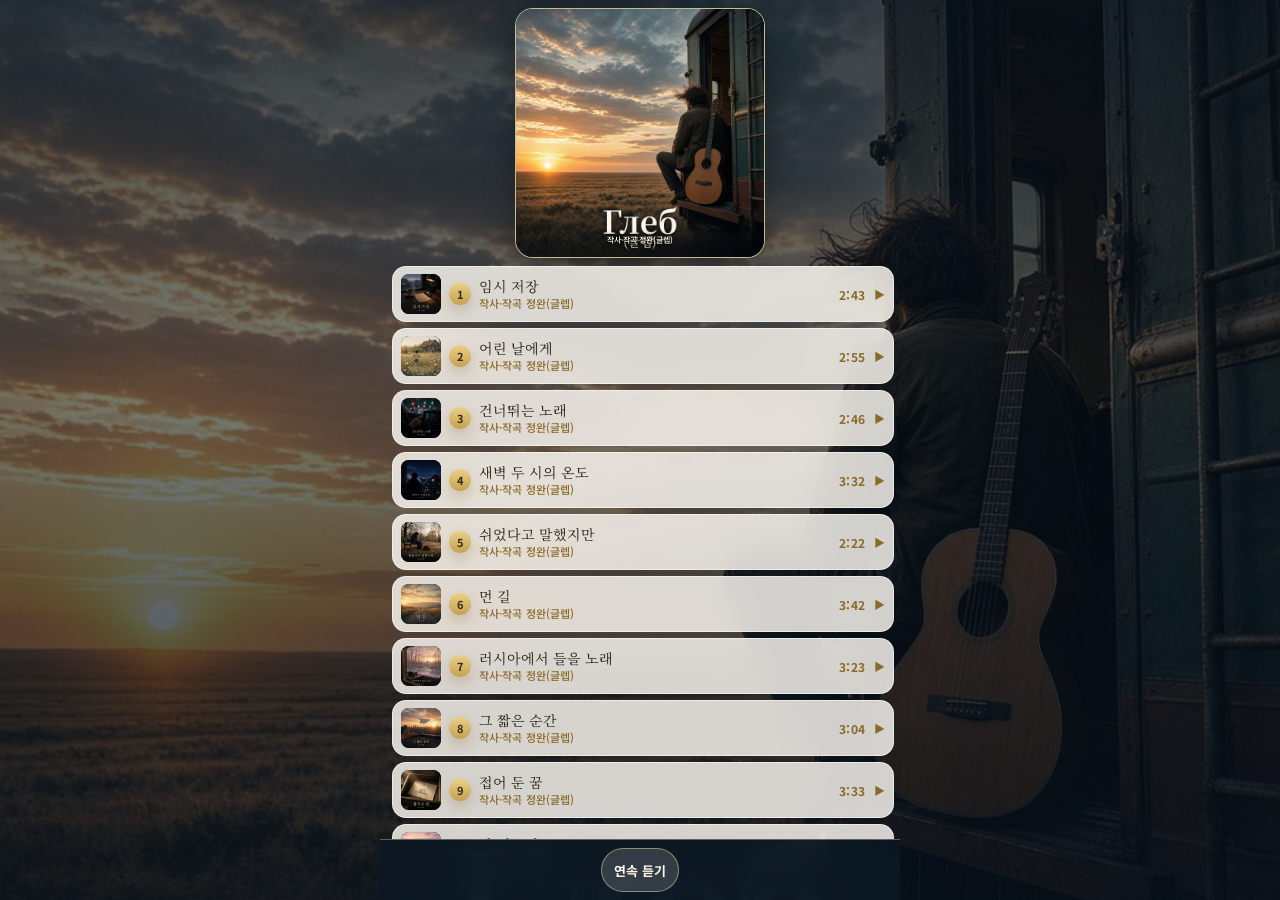
<file: index.html>
<!DOCTYPE html>
<html lang="ko">
<head>
<meta charset="UTF-8">
<meta name="viewport" content="width=device-width, initial-scale=1.0, viewport-fit=cover">
<link rel="manifest" href="manifest.webmanifest?v=3">
<meta name="theme-color" content="#12344A">
<link rel="icon" href="favicon.ico?v=3" sizes="any">
<link rel="icon" type="image/png" sizes="32x32" href="favicon-32.png?v=3">
<link rel="apple-touch-icon" sizes="180x180" href="apple-touch-icon.png?v=3">
<meta name="apple-mobile-web-app-capable" content="yes">
<meta name="apple-mobile-web-app-status-bar-style" content="black">
<meta name="apple-mobile-web-app-title" content="글렙 노래">
<title>글렙의 노래</title>
<link rel="preconnect" href="https://fonts.googleapis.com">
<link rel="preconnect" href="https://fonts.gstatic.com" crossorigin>
<link href="https://fonts.googleapis.com/css2?family=Playfair+Display:ital,wght@0,500;1,400&family=Noto+Serif+KR:wght@500;600&family=Noto+Sans+KR:wght@400;500;700&family=PT+Serif:ital,wght@0,400;0,700;1,400&display=swap" rel="stylesheet">
<link rel="stylesheet" href="styles.css">
</head>
<body class="songs">
<div class="app">
  <section class="stage" id="stage">
    <div class="stage-art">
      <img id="stageArt" src="covers/album.jpg" alt="글렙의 노래 표지">
      <img class="slide" id="slideA" alt="">
      <img class="slide" id="slideB" alt="">
      <video class="slide-video" id="clipA" muted autoplay loop playsinline preload="none"></video>
      <video class="slide-video" id="clipB" muted autoplay loop playsinline preload="none"></video>
      <div class="stage-caption">
        <p class="slide-title" id="slideTitle"></p>
        <p class="stage-credit" id="stageCredit">작사·작곡 정완(글렙)</p>
      </div>
      <button type="button" class="media-mode" id="mediaMode" hidden>영상 보기</button>
    </div>
  </section>
  <div class="list-pane">
    <div class="list-scroll" id="listScroll">
      <div id="songList" class="song-list"></div>
    </div>
    <div class="list-track" id="listTrack" aria-hidden="true"><div class="list-thumb" id="listThumb"></div></div>
  </div>
  <div class="dock" id="dock">
  <div class="dock-inner">
    <div class="dock-row">
      <img class="dock-art" id="dockArt" alt="">
      <p class="dock-title" id="dockTitle"></p>
    </div>
    <p class="playall-status" id="playAllStatus" aria-live="polite"></p>
    <label class="times"><span id="timeNow">0:00</span><span id="timeTotal">0:00</span></label>
    <input class="seek" id="seek" type="range" min="0" max="1000" value="0" aria-label="재생 위치">
    <div class="transport">
      <button type="button" id="playPrev">이전</button>
      <button type="button" id="playPause">일시정지</button>
      <button type="button" id="playNext">다음</button>
      <button type="button" id="playAll" aria-pressed="false"><span id="playAllLabel">연속 듣기</span></button>
    </div>
  </div>
</div>
</div>
<audio id="player" preload="auto" playsinline></audio>
<script src="songs.js"></script>
<script>
const root = document.getElementById("songList");
const player = document.getElementById("player");
const playAll = document.getElementById("playAll");
const playAllLabel = document.getElementById("playAllLabel");
const playAllStatus = document.getElementById("playAllStatus");
const playPrev = document.getElementById("playPrev");
const playNext = document.getElementById("playNext");
const songs = (typeof SONGS !== "undefined" && Array.isArray(SONGS)) ? SONGS : [];
const FADE_MS = 900;
const GAP_MS = 3000;
const cards = [];
let playlist = false;
let cursor = -1;
let phase = "idle";
let fadeFrame = 0;
let gapTimer = 0;
let userPaused = false;

function pageHidden() {
  return document.hidden || document.visibilityState === "hidden";
}

function clearGapTimer() {
  if (gapTimer) {
    clearTimeout(gapTimer);
    gapTimer = 0;
  }
}

const listScroll = document.getElementById("listScroll");
const listTrack = document.getElementById("listTrack");
const listThumb = document.getElementById("listThumb");
let thumbDrag = null;

function revealRow(card) {
  const pane = listScroll.getBoundingClientRect();
  const row = card.getBoundingClientRect();
  if (row.top < pane.top) listScroll.scrollTop -= pane.top - row.top;
  else if (row.bottom > pane.bottom) listScroll.scrollTop += row.bottom - pane.bottom;
  updateListThumb();
}

function updateListThumb() {
  const trackH = listTrack.clientHeight;
  const scrollH = listScroll.scrollHeight;
  const viewH = listScroll.clientHeight;
  if (trackH <= 0) return;
  if (scrollH <= viewH + 1) {
    listThumb.style.height = trackH + "px";
    listThumb.style.transform = "translateY(0)";
    return;
  }
  const thumbH = Math.max(22, Math.round(trackH * viewH / scrollH));
  const maxTop = Math.max(0, trackH - thumbH);
  const top = maxTop * (listScroll.scrollTop / (scrollH - viewH));
  listThumb.style.height = thumbH + "px";
  listThumb.style.transform = "translateY(" + top + "px)";
}

function queueThumb() {
  requestAnimationFrame(updateListThumb);
}

function scrollFromPointer(e) {
  const track = listTrack.getBoundingClientRect();
  const thumbH = listThumb.getBoundingClientRect().height;
  const maxTop = Math.max(1, track.height - thumbH);
  const y = e.clientY - track.top - thumbDrag.offset;
  const ratio = Math.min(1, Math.max(0, y / maxTop));
  listScroll.scrollTop = ratio * (listScroll.scrollHeight - listScroll.clientHeight);
}

listScroll.addEventListener("scroll", updateListThumb, { passive: true });
window.addEventListener("resize", updateListThumb);
if (window.ResizeObserver) new ResizeObserver(updateListThumb).observe(listScroll);
document.querySelector(".stage-art").addEventListener("transitionend", (e) => {
  if (e.propertyName !== "width") return;
  if (cursor >= 0 && cards[cursor] && !pageHidden()) revealRow(cards[cursor]);
});
listTrack.addEventListener("pointerdown", (e) => {
  const thumb = listThumb.getBoundingClientRect();
  const onThumb = e.clientY >= thumb.top && e.clientY <= thumb.bottom;
  thumbDrag = { offset: onThumb ? e.clientY - thumb.top : thumb.height / 2 };
  listTrack.setPointerCapture(e.pointerId);
  scrollFromPointer(e);
});
listTrack.addEventListener("pointermove", (e) => {
  if (thumbDrag) scrollFromPointer(e);
});
listTrack.addEventListener("pointerup", () => { thumbDrag = null; });
listTrack.addEventListener("pointercancel", () => { thumbDrag = null; });

let wantVideo = false;
let videoSongKey = "";

function rememberSong(card) {
  const key = card ? String(card.dataset.audio || "") : "";
  if (key !== videoSongKey) {
    wantVideo = false;
    videoSongKey = key;
  }
}

function showCover(card) {
  const art = document.getElementById("stageArt");
  const dockArt = document.getElementById("dockArt");
  rememberSong(card);
  if (!card) {
    document.body.classList.remove("playing");
    if (art.getAttribute("src") !== "covers/album.jpg") art.src = "covers/album.jpg";
    art.alt = "글렙의 노래 표지";
    dockArt.removeAttribute("src");
    document.getElementById("dockTitle").textContent = "";
    document.getElementById("slideTitle").textContent = "";
    document.getElementById("stageCredit").textContent = (typeof DEFAULT_CREDIT === "string" && DEFAULT_CREDIT) ? DEFAULT_CREDIT : "작사·작곡 정완(글렙)";
    document.querySelector(".stage-art").classList.remove("is-plain");
    hideSlides();
    updateMediaButton();
    queueThumb();
    return;
  }
  document.body.classList.add("playing");
  if (art.getAttribute("src") !== card.dataset.cover) {
    art.src = card.dataset.cover;
    dockArt.src = card.dataset.cover;
  }
  art.alt = card.dataset.title + " 표지";
  dockArt.alt = "";
  document.getElementById("dockTitle").textContent = card.dataset.title;
  document.getElementById("slideTitle").textContent = card.dataset.title;
  document.getElementById("stageCredit").textContent = card.dataset.credit || "";
  document.querySelector(".stage-art").classList.toggle("is-plain", card.dataset.plain === "1");
  hideSlides();
  syncSlides();
  updateMediaButton();
  queueThumb();
}

let slideBook = {};
let shownSlide = "";
let shownVideo = "";
const slideA = document.getElementById("slideA");
const slideB = document.getElementById("slideB");
const clipA = document.getElementById("clipA");
const clipB = document.getElementById("clipB");
const clips = [clipA, clipB];
let slideOnA = false;
let clipOnA = false;
clips.forEach((el) => {
  el.addEventListener("play", () => {
    if (!el.classList.contains("on")) el.pause();
  });
});

function songSlideKey() {
  if (cursor < 0 || !cards[cursor]) return "";
  const file = String(cards[cursor].dataset.audio || "").split("/").pop() || "";
  return file.replace(/\.mp3$/i, "");
}

function cuesForSong() {
  const list = slideBook[songSlideKey()];
  return Array.isArray(list) ? list : null;
}

function cueAt(time, cues) {
  let pick = cues[0];
  for (let i = 0; i < cues.length; i++) {
    const t = Number(cues[i] && cues[i].t);
    if (t <= time + 0.02) pick = cues[i];
    else break;
  }
  return pick;
}

function videoIdOf(cue) {
  const id = cue && typeof cue.video === "string" ? cue.video.trim() : "";
  return id;
}

function fillClip(el, id) {
  if (el.dataset.videoId === id) return;
  el.dataset.videoId = id;
  el.classList.remove("on");
  el.pause();
  while (el.firstChild) el.removeChild(el.firstChild);
  const webm = document.createElement("source");
  webm.src = "videos/" + id + ".webm?v=4";
  webm.type = "video/webm";
  const mp4 = document.createElement("source");
  mp4.src = "videos/" + id + ".mp4?v=4";
  mp4.type = "video/mp4";
  el.append(webm, mp4);
  el.muted = true;
  el.load();
}

function hideClips() {
  clips.forEach((el) => {
    el.classList.remove("on");
    el.pause();
  });
  shownVideo = "";
}

function playClip(el) {
  el.muted = true;
  if (player.paused || (el.ended && !el.loop)) {
    if (!player.paused && el.ended && !el.loop) return;
    el.pause();
    return;
  }
  const pending = el.play();
  if (pending && typeof pending.catch === "function") {
    pending.catch(() => { el.classList.remove("on"); });
  }
}

function showClip(cue) {
  const id = videoIdOf(cue);
  const loop = !cue || cue.loop !== false;
  if (!wantVideo || !id) {
    hideClips();
    return;
  }
  if (shownVideo === id) {
    const current = clipOnA ? clipA : clipB;
    current.loop = loop;
    if (current.dataset.videoId === id && current.readyState >= 2 && !current.error) {
      if (current.ended && !current.loop) {
        current.classList.add("on");
        return;
      }
      current.classList.add("on");
      if (current.paused) playClip(current);
    }
    return;
  }
  shownVideo = id;
  let incoming = clips.find((el) => el.dataset.videoId === id);
  if (!incoming) incoming = clipOnA ? clipB : clipA;
  const outgoing = incoming === clipA ? clipB : clipA;
  const reveal = () => {
    if (shownVideo !== id || incoming.dataset.videoId !== id) return;
    if (incoming.error) {
      incoming.classList.remove("on");
      return;
    }
    incoming.loop = loop;
    incoming.classList.add("on");
    outgoing.classList.remove("on");
    outgoing.pause();
    clipOnA = incoming === clipA;
    if (incoming.currentTime > 0.05) incoming.currentTime = 0;
    playClip(incoming);
  };
  incoming.oncanplay = () => { incoming.oncanplay = null; reveal(); };
  incoming.onerror = () => { incoming.onerror = null; if (shownVideo === id) incoming.classList.remove("on"); };
  if (incoming.dataset.videoId !== id) fillClip(incoming, id);
  else if (incoming.readyState >= 2 && !incoming.error) reveal();
}

function preloadUpcoming(cue, cues) {
  const start = cues.indexOf(cue);
  let nextImg = "";
  let nextVideo = "";
  const currentVideo = videoIdOf(cue);
  for (let i = start + 1; i < cues.length; i++) {
    if (!nextImg && cues[i] && cues[i].img && cues[i].img !== cue.img) nextImg = cues[i].img;
    const vid = videoIdOf(cues[i]);
    if (!nextVideo && vid && vid !== currentVideo) nextVideo = vid;
    if (nextImg && nextVideo) break;
  }
  if (nextImg) {
    const img = new Image();
    img.src = "slides/" + nextImg;
  }
  if (!wantVideo || !nextVideo) return;
  const spare = clips.find((el) => el.dataset.videoId !== shownVideo);
  if (spare && spare.dataset.videoId !== nextVideo) fillClip(spare, nextVideo);
}

function hideSlides() {
  slideA.classList.remove("on");
  slideB.classList.remove("on");
  shownSlide = "";
  hideClips();
  document.getElementById("stageArt").style.visibility = "";
}

function revealSlide(incoming, outgoing, src) {
  if (shownSlide !== src) return;
  incoming.classList.add("on");
  outgoing.classList.remove("on");
  slideOnA = incoming === slideA;
  document.getElementById("stageArt").style.visibility = "hidden";
}

function showSlide(cue, cues) {
  if (!cue || !cue.img) return;
  const src = "slides/" + String(cue.img);
  showClip(cue);
  preloadUpcoming(cue, cues);
  if (src === shownSlide) return;
  shownSlide = src;
  const incoming = slideOnA ? slideB : slideA;
  const outgoing = slideOnA ? slideA : slideB;
  if (incoming.getAttribute("src") === src && incoming.complete && incoming.naturalWidth) {
    revealSlide(incoming, outgoing, src);
    return;
  }
  incoming.onload = () => {
    incoming.onload = null;
    revealSlide(incoming, outgoing, src);
  };
  incoming.src = src;
  if (incoming.complete && incoming.naturalWidth) revealSlide(incoming, outgoing, src);
}

function syncSlides() {
  if (!document.body.classList.contains("playing") || cursor < 0 || phase === "idle") {
    hideSlides();
    return;
  }
  const cues = cuesForSong();
  if (!cues || !cues.length) return;
  showSlide(cueAt(player.currentTime || 0, cues), cues);
  updateMediaButton();
}

function updateMediaButton() {
  const btn = document.getElementById("mediaMode");
  const cues = cuesForSong();
  const enabled = document.body.classList.contains("playing") && !!(cues && cues.some((cue) => videoIdOf(cue)));
  btn.hidden = !enabled;
  btn.textContent = wantVideo ? "사진 보기" : "영상 보기";
  btn.setAttribute("aria-pressed", wantVideo ? "true" : "false");
}

document.getElementById("mediaMode").addEventListener("click", () => {
  if (document.getElementById("mediaMode").hidden) return;
  wantVideo = !wantVideo;
  if (!wantVideo) hideClips();
  syncSlides();
  updateMediaButton();
});

fetch("slides/timings.json").then((res) => res.json()).then((data) => {
  slideBook = data || {};
  syncSlides();
}).catch(() => {});

function setCurrent(card) {
  cards.forEach((item) => {
    const on = item === card;
    item.classList.toggle("current", on);
    const cue = item.querySelector(".song-cue");
    cue.textContent = on ? "❚❚" : "▶";
    if (on) item.setAttribute("aria-current", "true");
    else item.removeAttribute("aria-current");
  });
  showCover(card);
}

function updateTransport() {
  const pauseBtn = document.getElementById("playPause");
  if (pauseBtn) pauseBtn.textContent = player.paused ? "재생" : "일시정지";
  if (!playlist || cursor < 0) {
    playAllLabel.textContent = "연속 듣기";
    playAll.setAttribute("aria-pressed", "false");
    if (cursor < 0 && playAllStatus.textContent !== "끝까지 들었습니다") playAllStatus.textContent = "";
    playPrev.disabled = true;
    playNext.disabled = true;
    return;
  }
  playAllLabel.textContent = "정지";
  playAll.setAttribute("aria-pressed", "true");
  playAllStatus.textContent = phase === "gap" ? "쉬는 중" : "";
  playPrev.disabled = cursor <= 0;
  playNext.disabled = cursor >= cards.length - 1;
}

function artworkUrl(path) {
  return new URL(path, location.href).href;
}

function updateSession() {
  if (!("mediaSession" in navigator) || typeof MediaMetadata === "undefined") return;
  const card = cursor >= 0 ? cards[cursor] : null;
  if (!card) {
    navigator.mediaSession.metadata = null;
    navigator.mediaSession.playbackState = "none";
    return;
  }
  navigator.mediaSession.metadata = new MediaMetadata({
    title: card.dataset.title,
    artist: "정완(글렙)",
    album: "글렙의 노래",
    artwork: [
      { src: artworkUrl(card.dataset.cover), sizes: "1024x1024", type: "image/jpeg" },
    ],
  });
  navigator.mediaSession.playbackState = player.paused ? "paused" : "playing";
  if (phase === "song" && Number.isFinite(player.duration) && player.duration > 0) {
    try {
      navigator.mediaSession.setPositionState({
        duration: player.duration,
        playbackRate: player.playbackRate || 1,
        position: Math.min(player.currentTime || 0, player.duration),
      });
    } catch (e) {}
  }
}

function fadeIn() {
  cancelAnimationFrame(fadeFrame);
  player.volume = 1;
  if (pageHidden()) return;
  const start = performance.now();
  const step = (now) => {
    if (pageHidden()) {
      player.volume = 1;
      return;
    }
    const t = (now - start) / FADE_MS;
    if (!(t >= 0) || t >= 1) {
      player.volume = 1;
      return;
    }
    player.volume = t;
    fadeFrame = requestAnimationFrame(step);
  };
  fadeFrame = requestAnimationFrame(step);
}

function stopPlayback() {
  clearGapTimer();
  cancelAnimationFrame(fadeFrame);
  phase = "idle";
  playlist = false;
  cursor = -1;
  player.pause();
  player.removeAttribute("src");
  setCurrent(null);
  updateTransport();
  updateSession();
}

function finishPlaylist() {
  clearGapTimer();
  cancelAnimationFrame(fadeFrame);
  phase = "idle";
  playlist = false;
  player.pause();
  player.removeAttribute("src");
  setCurrent(null);
  playAllLabel.textContent = "연속 듣기";
  playAll.setAttribute("aria-pressed", "false");
  playAllStatus.textContent = "끝까지 들었습니다";
  playPrev.disabled = true;
  playNext.disabled = true;
  cursor = -1;
  updateSession();
}

function playAudio() {
  const pending = player.play();
  const after = (failed) => {
    updateTransport();
    updateSession();
    if (failed && playlist && cursor >= 0 && cards[cursor]) {
      playAllStatus.textContent = (cursor + 1) + " / " + cards.length + " · " + cards[cursor].dataset.title + " · 재생되지 않았습니다";
    }
  };
  const retry = () => {
    const again = player.play();
    if (again && typeof again.then === "function") {
      again.then(() => after(false)).catch(() => after(true));
    } else {
      after(!again);
    }
  };
  if (pending && typeof pending.then === "function") {
    pending.then(() => after(false)).catch(retry);
  } else {
    after(false);
  }
}

function startSong(index, fade) {
  clearGapTimer();
  if (index < 0 || index >= cards.length) {
    finishPlaylist();
    return;
  }
  playlist = true;
  userPaused = false;
  cursor = index;
  phase = "song";
  cancelAnimationFrame(fadeFrame);
  player.volume = 1;
  player.src = cards[index].dataset.audio;
  playAudio();
  if (fade && !pageHidden()) fadeIn();
  setCurrent(cards[index]);
  updateTransport();
  updateSession();
  if (!pageHidden()) revealRow(cards[index]);
}

function scheduleNext() {
  clearGapTimer();
  if (!playlist || cursor + 1 >= cards.length) {
    finishPlaylist();
    return;
  }
  if (pageHidden()) {
    startSong(cursor + 1, false);
    return;
  }
  phase = "gap";
  updateTransport();
  updateSession();
  gapTimer = setTimeout(() => {
    gapTimer = 0;
    if (phase !== "gap" || !playlist) return;
    startSong(cursor + 1, true);
  }, GAP_MS);
}

player.addEventListener("ended", () => {
  if (phase !== "song") return;
  scheduleNext();
});
document.addEventListener("visibilitychange", () => {
  if (!playlist || phase !== "gap") return;
  clearGapTimer();
  startSong(cursor + 1, !pageHidden());
});
player.addEventListener("play", updateSession);
player.addEventListener("pause", updateSession);
player.addEventListener("timeupdate", () => {
  if (phase === "song") updateSession();
});

if ("mediaSession" in navigator) {
  const bind = (name, fn) => {
    try { navigator.mediaSession.setActionHandler(name, fn); } catch (e) {}
  };
  bind("play", () => {
    userPaused = false;
    playAudio();
  });
  bind("pause", () => {
    userPaused = true;
    player.pause();
    updateSession();
  });
  bind("previoustrack", () => {
    if (cursor > 0) startSong(cursor - 1, false);
    else if (cursor === 0) startSong(0, false);
  });
  bind("nexttrack", () => {
    if (cursor + 1 < cards.length) startSong(cursor + 1, false);
  });
}

if (!songs.length) {
  const empty = document.createElement("p");
  empty.className = "song-empty";
  empty.textContent = "아직 등록된 노래가 없습니다.";
  root.appendChild(empty);
  playAll.disabled = true;
} else {
  let shown = 0;
  songs.forEach((song) => {
    const title = song && song.title ? String(song.title) : "";
    const audio = song && typeof song.audio === "string" ? song.audio.trim() : "";
    const cover = song && typeof song.cover === "string" ? song.cover.trim() : "";
    const duration = song && song.duration ? String(song.duration) : "";
    const credit = (song && song.credit ? String(song.credit) : (typeof DEFAULT_CREDIT === "string" ? DEFAULT_CREDIT : "")).trim();
    if (!title || !audio) return;
    shown += 1;

    const card = document.createElement("article");
    card.className = "song-card";
    card.dataset.audio = audio;
    card.dataset.cover = cover;
    card.dataset.title = title;
    card.dataset.credit = credit;
    if (song && song.plain) card.dataset.plain = "1";

    const button = document.createElement("button");
    button.type = "button";
    button.className = "song-item";

    const thumb = document.createElement("img");
    thumb.className = "song-thumb";
    thumb.alt = "";
    thumb.src = cover;
    const num = document.createElement("span");
    num.className = "song-num";
    num.textContent = String(shown);

    const name = document.createElement("span");
    name.className = "song-title";
    const nameText = document.createElement("span");
    nameText.className = "song-name";
    nameText.textContent = title;
    name.append(nameText);
    if (credit) {
      const creditEl = document.createElement("span");
      creditEl.className = "song-credit";
      creditEl.textContent = credit;
      name.append(creditEl);
    }
    const live = document.createElement("span");
    live.className = "song-live";
    live.textContent = "재생 중";
    live.hidden = true;
    name.append(live);
    button.append(thumb, num, name);
    if (duration) {
      const dur = document.createElement("span");
      dur.className = "song-dur";
      dur.textContent = duration;
      button.append(dur);
    }
    const cue = document.createElement("span");
    cue.className = "song-cue";
    cue.setAttribute("aria-hidden", "true");
    cue.textContent = "▶";
    button.append(cue);

    button.addEventListener("click", () => {
      const index = cards.indexOf(card);
      if (playlist && cursor === index) {
        stopPlayback();
        return;
      }
      startSong(index, false);
    });

    card.append(button);
    cards.push(card);
    root.appendChild(card);
  });
  if (!cards.length) playAll.disabled = true;
}

playAll.addEventListener("click", () => {
  if (playlist) stopPlayback();
  else startSong(0, false);
});
playPrev.addEventListener("click", () => {
  if (cursor > 0) startSong(cursor - 1, false);
});
playNext.addEventListener("click", () => {
  if (cursor + 1 < cards.length) startSong(cursor + 1, false);
});
const playPause = document.getElementById("playPause");
const seek = document.getElementById("seek");
const timeNow = document.getElementById("timeNow");
const timeTotal = document.getElementById("timeTotal");
let seeking = false;
function fmt(sec) {
  if (!Number.isFinite(sec) || sec < 0) sec = 0;
  const m = Math.floor(sec / 60);
  const s = Math.floor(sec % 60);
  return m + ":" + String(s).padStart(2, "0");
}
playPause.addEventListener("click", () => {
  if (cursor < 0) return;
  if (userPaused || (player.paused && phase === "song")) {
    userPaused = false;
    if (phase === "gap") scheduleNext();
    else playAudio();
    return;
  }
  userPaused = true;
  clearGapTimer();
  if (phase === "song") player.pause();
  updateSession();
  updateTransport();
});
seek.addEventListener("pointerdown", () => { seeking = true; });
seek.addEventListener("pointerup", () => { seeking = false; });
seek.addEventListener("change", () => {
  seeking = false;
  if (phase !== "song" || !Number.isFinite(player.duration)) return;
  player.currentTime = (Number(seek.value) / 1000) * player.duration;
});
player.addEventListener("timeupdate", () => {
  if (phase === "song") syncSlides();
  if (phase !== "song" || !Number.isFinite(player.duration) || player.duration <= 0) return;
  timeNow.textContent = fmt(player.currentTime);
  timeTotal.textContent = fmt(player.duration);
  if (!seeking) seek.value = String(Math.round((player.currentTime / player.duration) * 1000));
});
player.addEventListener("seeked", () => { if (phase === "song") syncSlides(); });
player.addEventListener("play", () => {
  if (!wantVideo) return;
  const el = clipOnA ? clipA : clipB;
  if (!shownVideo || el.dataset.videoId !== shownVideo || el.readyState < 2 || el.error) return;
  if (el.ended && !el.loop) return;
  el.muted = true;
  el.classList.add("on");
  const pending = el.play();
  if (pending && typeof pending.catch === "function") pending.catch(() => { el.classList.remove("on"); });
});
player.addEventListener("pause", () => {
  clips.forEach((el) => el.pause());
});
queueThumb();
</script>
<script>
if ("serviceWorker" in navigator) {
  var manifest = document.querySelector('link[rel="manifest"]');
  if (manifest) navigator.serviceWorker.register(new URL("sw.js", manifest.href));
}
</script>
</body>
</html>
</file>
<file: styles.css>
*{box-sizing:border-box}
html,body{margin:0;padding:0}
body{
  min-height:100vh;
  font-family:"Noto Sans KR",sans-serif;
  color:#2a2318;
  background:#12344a url("ocean-bg.jpg") center top / cover no-repeat fixed;
}
body:before{
  content:"";position:fixed;inset:0;pointer-events:none;
  background:linear-gradient(180deg,rgba(8,18,28,.18) 0%,rgba(8,18,28,.08) 28%,rgba(8,18,28,.28) 100%);
}
.wrap{max-width:430px;margin:0 auto;padding:34px 14px 48px;position:relative}
.hero{text-align:center;margin-bottom:22px}
.mono{
  width:72px;height:72px;margin:0 auto 14px;border-radius:50%;
  display:flex;align-items:center;justify-content:center;
  font-family:"Playfair Display",serif;font-size:34px;color:#fff8e8;
  background:rgba(255,255,255,.16);
  border:1px solid rgba(232,213,163,.85);
  box-shadow:0 0 0 5px rgba(255,255,255,.08),0 10px 28px rgba(0,0,0,.18);
  backdrop-filter:blur(10px);-webkit-backdrop-filter:blur(10px);
}
.eyebrow{letter-spacing:.32em;font-size:10px;color:#fff4d6;text-transform:uppercase;margin-bottom:10px;text-shadow:0 1px 8px rgba(0,0,0,.35)}
h1{
  font-family:"Noto Serif KR",serif;font-weight:600;font-size:30px;
  margin:0;letter-spacing:.04em;line-height:1.4;color:#fff;
  text-shadow:0 2px 18px rgba(0,0,0,.35);word-break:keep-all;
}
.sub{
  font-family:"Playfair Display",serif;font-style:italic;
  color:#ffe7b0;font-size:16px;margin-top:8px;
  text-shadow:0 2px 12px rgba(0,0,0,.35);
}
.player{
  display:flex;align-items:center;gap:10px;
  background:rgba(255,252,246,.42);
  border:1px solid rgba(255,255,255,.55);
  backdrop-filter:blur(16px);-webkit-backdrop-filter:blur(16px);
  border-radius:18px;padding:12px 14px;margin:0 0 14px;
  box-shadow:0 10px 30px rgba(0,0,0,.12);
}
.player .now{flex:1;min-width:0}
.player .lbl{font-size:11px;letter-spacing:.12em;color:#6d5a36;font-weight:600}
.player .ttl{font-family:"Noto Serif KR",serif;font-size:15px;margin-top:2px;white-space:nowrap;overflow:hidden;text-overflow:ellipsis}
.dot{width:40px;height:40px;border-radius:50%;border:0;background:linear-gradient(180deg,#ead087,#c4a153);color:#3a2b12;font-size:16px;box-shadow:0 6px 14px rgba(141,106,40,.28)}
.row{
  display:flex;align-items:center;gap:8px;
  background:rgba(255,252,246,.5);
  border:1px solid rgba(255,255,255,.58);
  backdrop-filter:blur(16px);-webkit-backdrop-filter:blur(16px);
  border-radius:18px;padding:12px 10px 12px 14px;margin:10px 0;
  box-shadow:0 10px 26px rgba(0,0,0,.12);
}
.review{flex:1;min-width:0;text-decoration:none;color:#2a2318}
.date{font-size:11px;letter-spacing:.14em;color:#8a6a28;font-weight:700;margin-bottom:4px}
.title{font-family:"Noto Serif KR",serif;font-size:16px;line-height:1.4;word-break:keep-all}
.keys{font-family:"PT Serif","Noto Serif",serif;font-size:12px;color:#5c5346;margin-top:5px;line-height:1.45;
  display:-webkit-box;-webkit-line-clamp:2;-webkit-box-orient:vertical;overflow:hidden}
.acts{display:flex;flex-direction:row;gap:6px;flex-shrink:0}
.acts a,.acts button{
  appearance:none;text-decoration:none;white-space:nowrap;
  border-radius:999px;padding:11px 12px;font-size:13px;font-weight:700;
  font-family:"Noto Sans KR",sans-serif;border:1px solid rgba(180,138,60,.45);
}
.play{background:linear-gradient(180deg,#ead087,#c4a153);color:#3a2b12}
.pdf{background:rgba(255,255,255,.55);color:#8d6a28}

.modes{display:flex;flex-wrap:wrap;gap:6px;align-items:center;margin:0 0 8px;padding:0 2px}
.modes button{
  appearance:none;border-radius:999px;padding:8px 11px;font-size:12px;font-weight:700;
  font-family:"Noto Sans KR",sans-serif;border:1px solid rgba(255,255,255,.55);
  background:rgba(255,252,246,.42);color:#3a2b12;
  backdrop-filter:blur(12px);-webkit-backdrop-filter:blur(12px)
}
.modes button.on{background:linear-gradient(180deg,#ead087,#c4a153);border-color:rgba(180,138,60,.45)}
audio{display:none}
body.songs{
  height:100vh;
  height:100dvh;
  overflow:hidden;
  background:#12344a url("covers/album.jpg") center center / cover no-repeat fixed;
  color:#fff8e8;
}
body.songs:before{
  background:linear-gradient(180deg,rgba(8,18,28,.72) 0%,rgba(8,18,28,.55) 42%,rgba(8,18,28,.78) 100%);
}
body.songs .app{
  height:100%;
  max-width:480px;
  margin:0 auto;
  display:flex;
  flex-direction:column;
  min-height:0;
  padding-top:env(safe-area-inset-top,0px);
}
body.songs .playall-status{margin:2px 0 0;text-align:center;color:#ffe7b0;font-size:12px;text-shadow:0 1px 6px rgba(0,0,0,.45)}
body.songs .playall-status:empty{display:none;margin:0}
body.songs .stage{flex:none;margin:8px 0 8px}
body.songs .stage-art{
  position:relative;container-type:inline-size;
  width:min(68vw,250px);
  width:min(68vw,250px,calc(100dvh - 340px));
  aspect-ratio:1;margin:0 auto;border-radius:18px;overflow:hidden;
  background:#12344a;border:1px solid rgba(255,232,176,.75);
  box-shadow:0 14px 30px rgba(0,0,0,.35);
  transition:width .48s ease;
}
body.songs.playing .stage{margin-left:0;margin-right:0}
body.songs.playing .stage-art{
  width:100%;
  width:min(100%,500px,calc(2 * (100dvh - 340px)));
  border-radius:12px;
}
@media (prefers-reduced-motion:reduce){
  body.songs .stage-art{transition:none}
}
body.songs .stage-art img{display:block;width:100%;height:100%;object-fit:contain;background:#12344a}
body.songs .stage-art .slide{
  position:absolute;inset:0;z-index:1;object-fit:cover;opacity:0;
  transition:opacity .7s ease;pointer-events:none;
}
body.songs .stage-art .slide.on{opacity:1}
body.songs .stage-art .slide-video{
  position:absolute;inset:0;z-index:2;width:100%;height:100%;object-fit:cover;
  opacity:0;transition:opacity .7s ease;pointer-events:none;background:transparent;
}
body.songs .stage-art .slide-video.on{opacity:1}
body.songs .stage-caption{
  position:absolute;left:0;right:0;bottom:5%;z-index:3;
  margin:0;padding:0 8%;text-align:center;pointer-events:none;
}
body.songs .slide-title{
  display:none;margin:0 0 .2em;
  font-family:"Noto Serif KR",serif;font-weight:600;line-height:1.25;
  font-size:clamp(20px,7cqw,36px);color:#fff8e8;
  text-shadow:0 2px 18px rgba(0,0,0,.8),0 1px 2px rgba(0,0,0,.9);
}
body.songs.playing .slide-title,
body.songs .stage-art.is-plain .slide-title{display:block}
body.songs .stage-credit{
  margin:0;text-align:center;font-family:"Noto Sans KR",sans-serif;font-weight:500;line-height:1.2;
  font-size:clamp(8px,3.2cqw,16px);color:#fff8e8;letter-spacing:.01em;
  text-shadow:0 1px 2px rgba(0,0,0,.9),0 0 8px rgba(0,0,0,.65);
}
body.songs .media-mode{
  position:absolute;top:10px;right:10px;z-index:4;
  appearance:none;cursor:pointer;
  display:inline-flex;align-items:center;justify-content:center;gap:5px;
  min-height:40px;padding:0 12px;border-radius:999px;
  border:1.5px solid #e0b85a;
  background:#12344a;color:#ead087;
  font-family:"Noto Sans KR",sans-serif;font-size:12px;font-weight:700;line-height:1;
  box-shadow:0 4px 12px rgba(0,0,0,.45);
  transition:transform .12s ease,box-shadow .12s ease;
}
body.songs .media-mode::before{content:"▶";font-size:11px;line-height:1}
body.songs .media-mode[aria-pressed="true"]::before{content:"▣"}
body.songs .media-mode:active{transform:translateY(1px) scale(.97);box-shadow:0 1px 4px rgba(0,0,0,.4)}
body.songs .media-mode[hidden]{display:none}
@media (prefers-reduced-motion:reduce){
  body.songs .media-mode{transition:none}
}
@media (prefers-reduced-motion:reduce){
  body.songs .stage-art .slide,
  body.songs .stage-art .slide-video{transition:none}
}
body.songs .stage-tools{display:flex;justify-content:center}
body.songs .stage-tools button,.dock button,.times{font-family:"Noto Sans KR",sans-serif}
body.songs .textbtn{
  appearance:none;border:0;background:transparent;color:#ffe7b0;font-weight:700;font-size:13px;min-height:44px;padding:8px 12px;
}
body.songs .list-pane{position:relative;flex:1;min-height:0}
body.songs .list-scroll{
  height:100%;overflow-x:hidden;overflow-y:auto;
  padding:0 16px 8px 12px;
  scrollbar-width:none;
}
body.songs .list-scroll::-webkit-scrollbar{width:0;height:0}
body.songs .list-track{
  position:absolute;top:4px;right:4px;bottom:4px;width:4px;border-radius:99px;
  background:rgba(255,248,232,.18);touch-action:none;
}
body.songs .list-thumb{
  position:absolute;left:0;right:0;top:0;width:4px;border-radius:99px;
  background:linear-gradient(180deg,#ead087,#c4a153);
  box-shadow:0 0 0 1px rgba(58,43,18,.18);
}
body.songs .dock{
  position:relative;flex:none;z-index:5;
  padding:8px 12px calc(8px + env(safe-area-inset-bottom,0px));
  background:rgba(12,24,36,.88);
  border-top:1px solid rgba(255,232,176,.35);
  backdrop-filter:blur(16px);-webkit-backdrop-filter:blur(16px);
}
body.songs .dock[hidden]{display:none}
body.songs .dock-inner{max-width:480px;margin:0 auto}
body.songs .dock-row{display:flex;align-items:center;gap:8px}
body.songs .dock-art{width:40px;height:40px;border-radius:8px;object-fit:contain;background:#12344a;flex-shrink:0}
body.songs .dock-title{flex:1;min-width:0;margin:0;font-size:14px;font-weight:700;white-space:nowrap;overflow:hidden;text-overflow:ellipsis}
body.songs .times{display:flex;justify-content:space-between;font-size:11px;color:#ffe7b0;margin-top:4px}
body.songs .seek{width:100%;margin:2px 0 0;accent-color:#e0b85a;height:28px}
body.songs .transport{display:flex;justify-content:center;gap:8px}
body.songs .transport button{
  appearance:none;min-height:44px;min-width:64px;padding:8px 12px;border-radius:999px;
  border:1px solid rgba(255,232,176,.45);background:rgba(255,252,246,.16);color:#fff8e8;
  font-family:"Noto Sans KR",sans-serif;font-size:13px;font-weight:700;
}
body.songs .transport button:disabled{opacity:.4}
body.songs #playAll[aria-pressed="true"]{background:linear-gradient(180deg,#ead087,#c4a153);color:#3a2b12}
body.songs:not(.playing) .dock-row,
body.songs:not(.playing) .times,
body.songs:not(.playing) .seek,
body.songs:not(.playing) #playPrev,
body.songs:not(.playing) #playPause,
body.songs:not(.playing) #playNext{display:none}
body.songs .song-list{display:flex;flex-direction:column;gap:6px}
body.songs .song-card{margin:0;background:transparent;border:0;box-shadow:none}
body.songs .song-item{
  width:100%;min-height:56px;height:auto;padding:6px 8px;gap:8px;border-radius:14px;
  background:rgba(255,252,246,.82);color:#2a2318;
  border:1px solid rgba(255,255,255,.55);
}
body.songs .song-thumb{width:40px;height:40px;border-radius:8px;object-fit:contain;background:#12344a;flex-shrink:0}
body.songs .song-title{font-size:14px;line-height:1.25;gap:0}
body.songs .song-name{display:block;width:100%;white-space:nowrap;overflow:hidden;text-overflow:ellipsis}
body.songs .song-credit{font-size:11px}
body.songs .song-dur{font-size:12px}
body.songs .song-num{width:22px;height:22px;font-size:11px}
body.songs .song-live{display:none}
body.songs .song-card.current .song-item{box-shadow:inset 0 0 0 1.5px rgba(196,161,83,.9)}
body.songs .song-cue{font-size:11px}
body.songs audio#player{
  display:block;position:fixed;width:1px;height:1px;opacity:0;pointer-events:none
}
@media (min-width:900px){
  body.songs .app{max-width:520px}
  body.songs .list-scroll{
    scrollbar-width:thin;
    scrollbar-color:#e0b85a rgba(255,248,232,.16);
    padding-right:6px;
  }
  body.songs .list-scroll::-webkit-scrollbar{width:8px;height:8px}
  body.songs .list-scroll::-webkit-scrollbar-track{background:rgba(255,248,232,.16);border-radius:99px}
  body.songs .list-scroll::-webkit-scrollbar-thumb{background:linear-gradient(180deg,#ead087,#c4a153);border-radius:99px}
  body.songs .list-track{display:none}
}
.play.on{box-shadow:0 0 0 2px rgba(196,161,83,.45)}
body.lesson .wrap{max-width:680px}
.back{display:inline-block;color:#fff8e8;text-decoration:none;font-weight:700;margin:0 0 12px;
  text-shadow:0 1px 8px rgba(0,0,0,.35)}
body.lesson h1{font-size:24px;text-align:left;margin:8px 0 14px}
.card{
  background:rgba(255,252,246,.62);border:1px solid rgba(255,255,255,.58);
  backdrop-filter:blur(16px);-webkit-backdrop-filter:blur(16px);
  border-radius:16px;padding:14px;margin:10px 0;box-shadow:0 10px 26px rgba(0,0,0,.12)
}
.card h3{margin:0 0 8px;font-size:16px;color:#8a6a28;font-family:"Noto Serif KR",serif}
.r{display:flex;justify-content:space-between;gap:8px;padding:6px 0;border-bottom:1px solid rgba(180,138,60,.18)}
.r:last-child{border:0}
.ru{font-family:"PT Serif","Noto Serif",serif;font-weight:700;font-size:17px}
.ko{color:#5c5346;font-size:14px;word-break:keep-all}
.pt{font-size:13px;background:rgba(234,208,135,.28);border-radius:8px;padding:8px;margin:8px 0 0;word-break:keep-all}
table{width:100%;border-collapse:collapse;font-size:14px;background:rgba(255,255,255,.25);border-radius:10px;overflow:hidden}
td,th{border:1px solid rgba(180,138,60,.22);padding:6px;word-break:keep-all}
th{background:rgba(234,208,135,.35);color:#8a6a28}
.bar{position:sticky;top:0;z-index:2;padding:6px 0}
.bar button{
  background:linear-gradient(180deg,#ead087,#c4a153);color:#3a2b12;border:0;
  border-radius:999px;padding:9px 15px;font-size:15px;font-weight:700;
  font-family:"Noto Sans KR",sans-serif
}
body.quiz .ru{background:rgba(180,138,60,.28);color:transparent;border-radius:6px;cursor:pointer}
body.quiz .ru.show{background:none;color:inherit}

body.home .hero{margin-bottom:28px}
body.home h1{font-size:42px;letter-spacing:.12em}
body.home .sub{font-family:"Noto Serif KR",serif;font-style:normal;font-weight:500;font-size:15px;letter-spacing:.08em}
.doors{display:flex;flex-direction:column;gap:16px}
.door{
  position:relative;overflow:hidden;
  display:flex;align-items:center;gap:14px;
  min-height:108px;padding:20px 18px;
  text-decoration:none;color:#3a2b12;
  border-radius:24px;
  border:1.5px solid rgba(255,232,176,.92);
  background:
    linear-gradient(165deg,rgba(255,250,236,.78) 0%,rgba(255,243,210,.46) 48%,rgba(214,176,96,.34) 100%);
  backdrop-filter:blur(18px);-webkit-backdrop-filter:blur(18px);
  box-shadow:
    inset 0 1px 0 rgba(255,255,255,.8),
    0 16px 36px rgba(0,0,0,.22),
    0 0 28px rgba(234,196,110,.42);
  animation:doorGlow 3.6s ease-in-out infinite;
}
.door:nth-child(2){animation-delay:1.2s}
.door:active{transform:scale(.985)}
.door:focus-visible{outline:2px solid #fff4d2;outline-offset:3px}
.door-mark{
  width:62px;height:62px;border-radius:50%;flex-shrink:0;
  display:flex;align-items:center;justify-content:center;
  font-family:"Playfair Display","Noto Serif KR",serif;
  font-size:30px;line-height:1;color:#3a2b12;
  background:linear-gradient(180deg,#fff3c9 0%,#e7c56a 52%,#b8893a 100%);
  box-shadow:inset 0 1px 0 rgba(255,255,255,.85),0 8px 18px rgba(141,106,40,.38);
}
.door-label{
  flex:1;min-width:0;
  font-family:"Noto Serif KR",serif;font-weight:600;
  font-size:26px;letter-spacing:.02em;line-height:1.25;
  word-break:keep-all;
}
.door-go{font-size:32px;line-height:1;color:#8a6a28;font-weight:500;flex-shrink:0}
.door::after{
  content:"";position:absolute;inset:0;pointer-events:none;
  background:linear-gradient(110deg,transparent 32%,rgba(255,255,255,.48) 50%,transparent 68%);
  transform:translateX(-130%);
  animation:doorSheen 4.8s ease-in-out infinite;
}
.door:nth-child(2)::after{animation-delay:1.8s}
@keyframes doorGlow{
  0%,100%{box-shadow:inset 0 1px 0 rgba(255,255,255,.8),0 16px 36px rgba(0,0,0,.22),0 0 18px rgba(234,196,110,.28)}
  50%{box-shadow:inset 0 1px 0 rgba(255,255,255,.9),0 18px 40px rgba(0,0,0,.26),0 0 36px rgba(255,214,120,.62)}
}
@keyframes doorSheen{
  0%,42%{transform:translateX(-130%)}
  72%,100%{transform:translateX(130%)}
}
@media (max-width:360px){
  body.home h1{font-size:36px}
  .door{min-height:96px;padding:16px 14px;gap:12px}
  .door-mark{width:52px;height:52px;font-size:26px}
  .door-label{font-size:22px}
}
@media (prefers-reduced-motion:reduce){
  .door,.door::after{animation:none}
  .door::after{display:none}
}

body.songs h1{font-size:22px;text-align:center;margin:0}
.artist{
  position:relative;width:min(100%,520px);margin:0 auto 18px;aspect-ratio:1;
  border-radius:22px;overflow:hidden;background:#12344A;
  border:1.5px solid rgba(255,232,176,.72);
  box-shadow:0 16px 36px rgba(0,0,0,.28), inset 0 1px 0 rgba(255,255,255,.28);
}
.artist img{
  position:absolute;inset:0;width:100%;height:100%;
  object-fit:contain;object-position:center;
  opacity:0;transition:opacity 1.4s ease;
}
.artist img.is-on{opacity:1}
@media (prefers-reduced-motion:reduce){
  .artist img{transition:none}
  .artist img:nth-child(2){display:none}
  .artist img:first-child{opacity:1}
}
.song-lead{
  margin:0 0 14px;color:#ffe7b0;font-size:13px;font-weight:500;
  text-shadow:0 1px 8px rgba(0,0,0,.35);
}
.playall{
  width:100%;margin:2px 0 18px;min-height:84px;padding:14px 16px;
  display:flex;align-items:center;justify-content:center;gap:12px;
  border-radius:22px;cursor:pointer;
  border:1.5px solid rgba(255,232,176,.92);
  background:linear-gradient(165deg,rgba(255,250,236,.84) 0%,rgba(255,243,210,.5) 48%,rgba(214,176,96,.4) 100%);
  color:#3a2b12;
  font-family:"Noto Serif KR",serif;font-size:24px;font-weight:600;letter-spacing:.02em;
  box-shadow:inset 0 1px 0 rgba(255,255,255,.85),0 14px 32px rgba(0,0,0,.22),0 0 26px rgba(234,196,110,.42);
}
.playall:focus-visible{outline:2px solid #fff4d2;outline-offset:3px}
.playall:disabled{opacity:.55;cursor:default}
.playall-mark{
  width:48px;height:48px;border-radius:50%;flex-shrink:0;
  display:flex;align-items:center;justify-content:center;
  font-family:"Playfair Display",serif;font-size:24px;color:#3a2b12;
  background:linear-gradient(180deg,#fff3c9 0%,#e7c56a 52%,#b8893a 100%);
  box-shadow:inset 0 1px 0 rgba(255,255,255,.85),0 6px 14px rgba(141,106,40,.35);
}
.playall-bar{
  display:flex;align-items:center;gap:8px;
  margin:0 0 14px;padding:8px;
  background:rgba(255,252,246,.55);
  border:1px solid rgba(255,255,255,.62);
  backdrop-filter:blur(16px);-webkit-backdrop-filter:blur(16px);
  border-radius:16px;
  box-shadow:0 8px 22px rgba(0,0,0,.12);
}
.playall-bar[hidden]{display:none}
.playall-bar button{
  appearance:none;flex-shrink:0;border-radius:999px;padding:10px 12px;
  font-family:"Noto Sans KR",sans-serif;font-size:13px;font-weight:700;color:#3a2b12;
  border:1px solid rgba(180,138,60,.45);
  background:linear-gradient(180deg,#ead087,#c4a153);
}
.playall-bar button:disabled{opacity:.4}
.playall-bar button:focus-visible{outline:2px solid #fff4d2;outline-offset:2px}
.playall-status{
  flex:1;min-width:0;margin:0;text-align:center;
  color:#3a2b12;font-size:13px;font-weight:700;line-height:1.35;
  word-break:keep-all;
}
.song-card.current{
  box-shadow:0 12px 30px rgba(0,0,0,.18),0 0 0 2px rgba(232,201,120,.95),0 0 22px rgba(234,196,110,.55);
}
.song-live{
  border-radius:999px;padding:2px 7px;
  background:rgba(234,208,135,.55);color:#6d5318;
  font-family:"Noto Sans KR",sans-serif;font-size:11px;font-weight:700;line-height:1.4;
}
.song-live[hidden]{display:none}
@media (max-width:360px){
  .playall{min-height:74px;font-size:21px}
  .playall-mark{width:42px;height:42px;font-size:22px}
  .playall-bar button{padding:10px 8px;font-size:12px}
}
.song-list{display:flex;flex-direction:column;gap:12px}
.song-card{
  background:rgba(255,252,246,.55);
  border:1px solid rgba(255,255,255,.62);
  backdrop-filter:blur(16px);-webkit-backdrop-filter:blur(16px);
  border-radius:18px;
  box-shadow:0 10px 26px rgba(0,0,0,.14);
}
.song-card.open{
  box-shadow:0 12px 30px rgba(0,0,0,.18),0 0 0 1.5px rgba(232,201,120,.8);
}
.song-item{
  width:100%;appearance:none;border:0;background:transparent;cursor:pointer;
  display:flex;align-items:center;gap:12px;text-align:left;
  color:#2a2318;font-family:"Noto Sans KR",sans-serif;
  padding:14px 14px 8px 12px;
}
.song-item:active{transform:scale(.985)}
.song-item:focus-visible{outline:2px solid #fff4d2;outline-offset:-3px;border-radius:14px}
.song-num{
  width:40px;height:40px;border-radius:50%;flex-shrink:0;
  display:flex;align-items:center;justify-content:center;
  background:linear-gradient(180deg,#ead087,#c4a153);
  color:#3a2b12;font-weight:700;font-size:16px;
  box-shadow:0 6px 14px rgba(141,106,40,.28);
}
.song-title{
  flex:1;min-width:0;
  display:flex;flex-direction:column;align-items:flex-start;gap:2px;
  font-family:"Noto Serif KR",serif;font-size:18px;line-height:1.35;
  word-break:keep-all;
}
.song-credit{
  font-family:"Noto Sans KR",sans-serif;font-size:12px;font-weight:500;
  color:#8a6a28;letter-spacing:.01em;line-height:1.3;
}
.song-dur{flex-shrink:0;font-size:13px;font-weight:700;color:#8a6a28;letter-spacing:.04em}
.song-cue{flex-shrink:0;font-size:12px;font-weight:700;color:#8a6a28;letter-spacing:.02em}
.song-panel{padding:2px 10px 0}
.song-panel.preloading{
  display:block !important;
  position:fixed;left:0;top:0;z-index:-1;
  width:min(402px,calc(100vw - 28px));height:320px;
  opacity:0;pointer-events:none;overflow:hidden;
}
.song-frame-wrap{
  border-radius:14px;overflow:hidden;
  background:#16233a;
  box-shadow:inset 0 0 0 1px rgba(255,255,255,.28);
}
.song-frame{display:block;width:100%;height:320px;border:0;background:#16233a}
.song-empty{
  margin:0;padding:18px;
  background:rgba(255,252,246,.5);
  border:1px solid rgba(255,255,255,.58);
  border-radius:18px;
  color:#3a2b12;font-weight:600;text-align:center;
}
@media (max-width:360px){
  .song-title{font-size:16px}
  .song-frame{height:300px}
}
</file>
